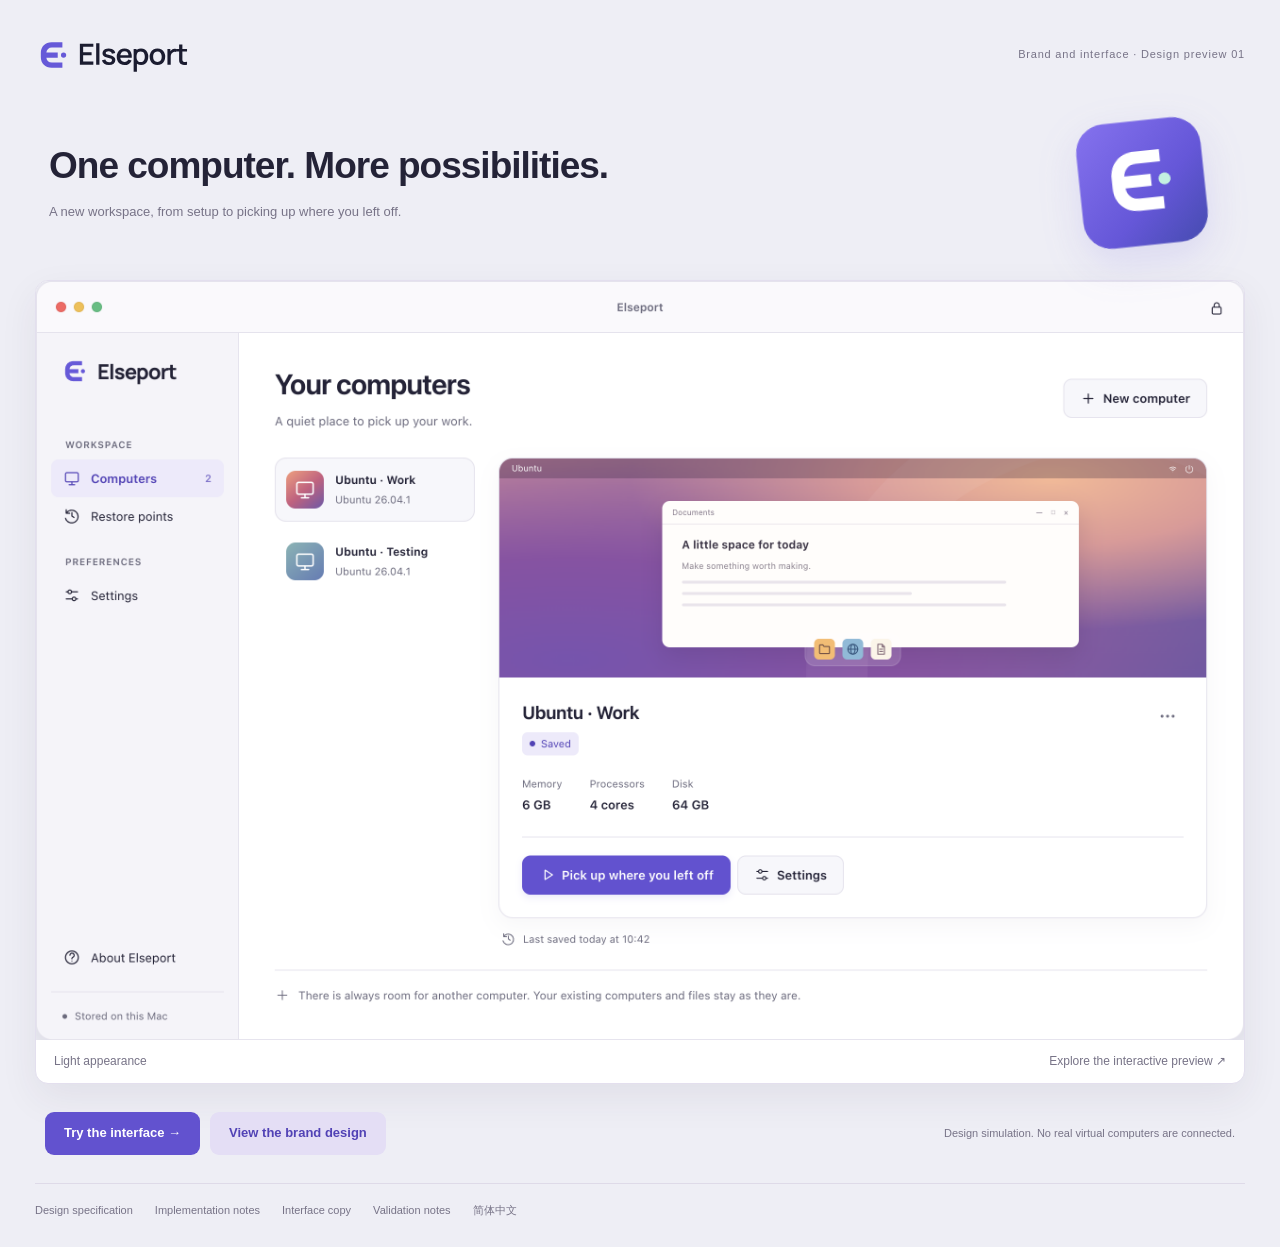
<file: doc/design/index.html>
<!doctype html>
<!-- $Id$ -->
<!-- Elseport: local interface preview. -->
<html lang="en">
<head>
    <meta charset="utf-8">
    <meta name="viewport" content="width=device-width, initial-scale=1">
    <title>Elseport · Interface preview</title>
    <link rel="icon" href="prototype/assets/mark.svg" type="image/svg+xml">
    <style>
        @font-face{font-family:Manrope;src:url(prototype/assets/Manrope.ttf);font-weight:200 800}
        *{box-sizing:border-box}body{margin:0;background:#eeeef5;color:#242337;font:14px/1.6 -apple-system,BlinkMacSystemFont,sans-serif}a{text-decoration:none;color:inherit}
        .wrap{max-width:1340px;margin:auto;padding:34px 35px 28px}header{display:flex;align-items:center;justify-content:space-between;font-size:11px;color:#777387;letter-spacing:.8px}header img{width:155px;height:auto}
        .hero{display:flex;align-items:center;justify-content:space-between;margin:43px 14px 33px}.hero h1{font-size:37px;letter-spacing:-1px;line-height:1.25;margin:0 0 12px}.hero p{color:#777387;margin:0;font-size:13px}.hero img{width:128px;height:128px;filter:drop-shadow(0 15px 20px #6659d826);transform:rotate(-6deg);margin-right:25px}
        .screens{display:block}.screen{display:block;border-radius:13px;overflow:hidden;background:white;box-shadow:0 14px 38px #36304d12;border:1px solid #e3dfee}.screen img{display:block;width:100%;height:auto}.label{padding:12px 18px;font-size:12px;color:#777387;display:flex;justify-content:space-between}
        .actions{display:flex;justify-content:space-between;align-items:center;margin:28px 10px 0;gap:24px}.buttons{display:flex;gap:10px;flex-wrap:wrap}.button{padding:11px 19px;border-radius:9px;background:#6252cf;color:#fff;font-size:13px;font-weight:600;display:inline-block}.button.secondary{color:#5142b5;background:#e4def5}.note{font-size:11px;color:#777387;text-align:right}.specs{margin-top:28px;padding-top:18px;border-top:1px solid #dedae8;display:flex;gap:22px;font-size:11px;color:#777387}.specs a:hover{text-decoration:underline}a:focus-visible{outline:3px solid #9b8de8;outline-offset:4px}
        @media(max-width:850px){.wrap{padding:25px}.hero{margin:32px 0}.hero h1{font-size:28px}.hero img{width:95px;height:95px;margin:0}.actions{align-items:flex-start;flex-direction:column}.note{text-align:left}.specs{flex-wrap:wrap}}
    </style>
</head>
<body>
    <main class="wrap">
        <header><img src="prototype/assets/logo-light.svg" alt="Elseport"><span data-copy="eyebrow">Brand and interface · Design preview 01</span></header>
        <section class="hero"><div><h1 data-copy="title">One computer. More possibilities.</h1><p data-copy="intro">A new workspace, from setup to picking up where you left off.</p></div><img src="prototype/assets/app-icon.svg" alt="Elseport app icon" id="app-icon"></section>
        <section class="screens" aria-label="Light interface preview" id="screens">
            <a class="screen" href="prototype/?lang=en&theme=light" id="screen-link"><img src="previews/readme-light-en.png" alt="Elseport in English, light appearance" id="screen-image" width="2560" height="1608"><div class="label"><span data-copy="appearance">Light appearance</span><span data-copy="open">Explore the interactive preview ↗</span></div></a>
        </section>
        <section class="actions"><div class="buttons"><a class="button" href="prototype/?lang=en&theme=light" id="prototype-link" data-copy="try">Try the interface →</a><a class="button secondary" href="brand.html" data-copy="brand">View the brand design</a></div><p class="note" data-copy="note">Design simulation. No real virtual computers are connected.</p></section>
        <footer class="specs"><a href="DESIGN.md" data-copy="spec">Design specification</a><a href="IMPLEMENTATION-DECISION.md" data-copy="implementation">Implementation notes</a><a href="COPY.md" data-copy="copy">Interface copy</a><a href="VALIDATION.md" data-copy="validation">Validation notes</a><a href="?lang=zh" id="language-link" lang="zh-CN">简体中文</a></footer>
    </main>
    <script src="preview.js"></script>
</body>
</html>
</file>
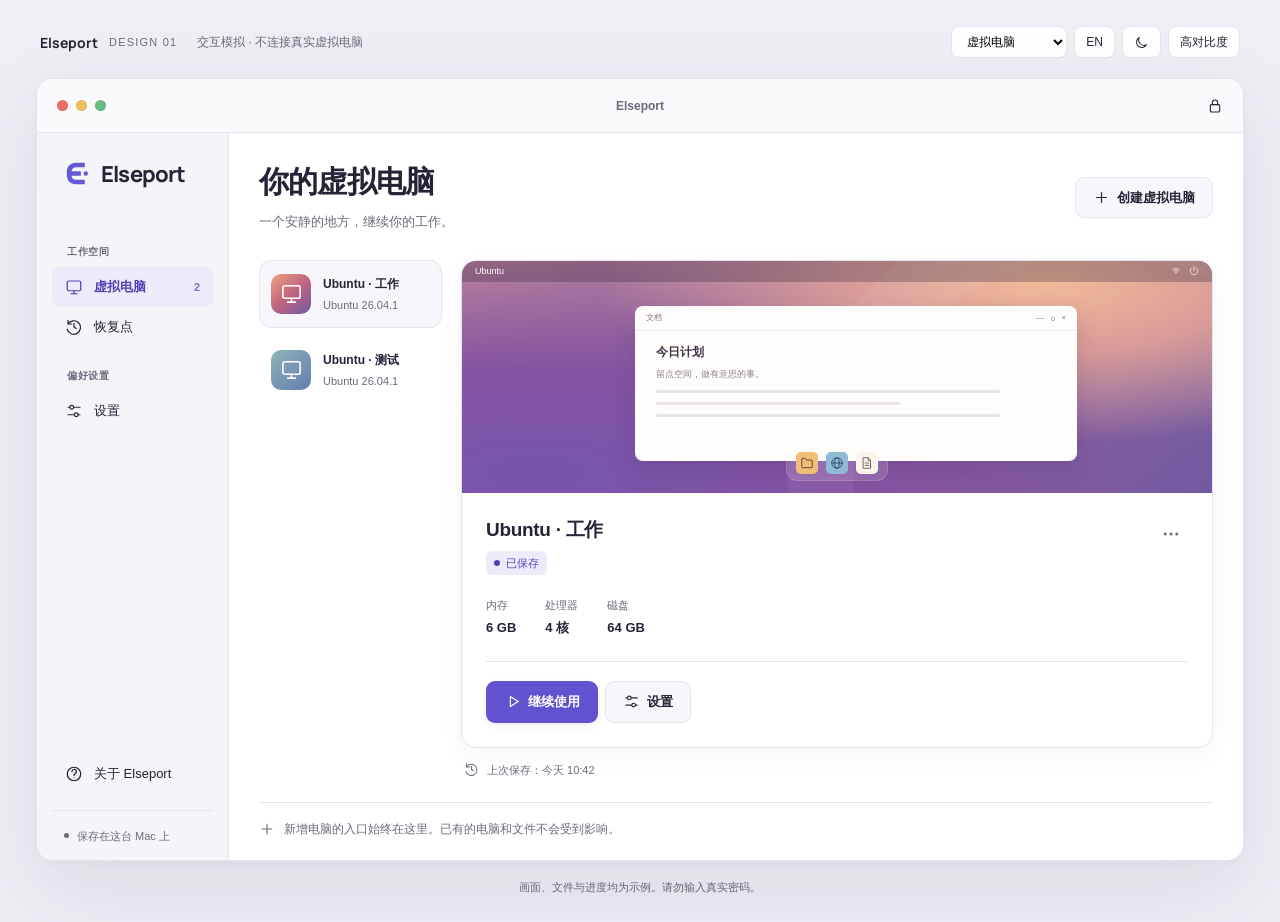
<file: doc/design/prototype/index.html>
<!doctype html>
<!-- $Id$ -->
<!-- Elseport: local, simulated interface prototype. -->
<html lang="zh-CN" data-theme="light">
<head>
    <meta charset="utf-8">
    <meta name="viewport" content="width=device-width, initial-scale=1">
    <meta name="color-scheme" content="light dark">
    <meta name="description" content="Elseport interface design prototype, using simulated Linux workspaces.">
    <title>Elseport · 设计原型</title>
    <link rel="icon" href="assets/mark.svg" type="image/svg+xml">
    <link rel="stylesheet" href="style.css">
</head>
<body>
    <div class="review-bar" aria-label="原型预览选项">
        <a class="review-brand" href="../brand.html">Elseport <span>Design 01</span></a>
        <span class="review-note" id="review-note">交互模拟 · 不连接真实虚拟电脑</span>
        <div class="review-controls">
            <label for="review-screen" class="sr-only">预览画面</label>
            <select id="review-screen"></select>
            <button id="review-language" type="button" aria-label="Switch language">EN</button>
            <button id="review-theme" type="button" aria-label="切换深色外观"></button>
            <button id="review-contrast" type="button" aria-pressed="false">高对比度</button>
        </div>
    </div>
    <main id="prototype" class="app-window" aria-label="Elseport" tabindex="-1"></main>
    <p id="review-caption" class="review-caption">画面、文件与进度均为示例。可切换主题、语言和预览画面。</p>
    <div id="announcer" class="sr-only" aria-live="polite"></div>
    <script src="app.js"></script>
</body>
</html>
</file>
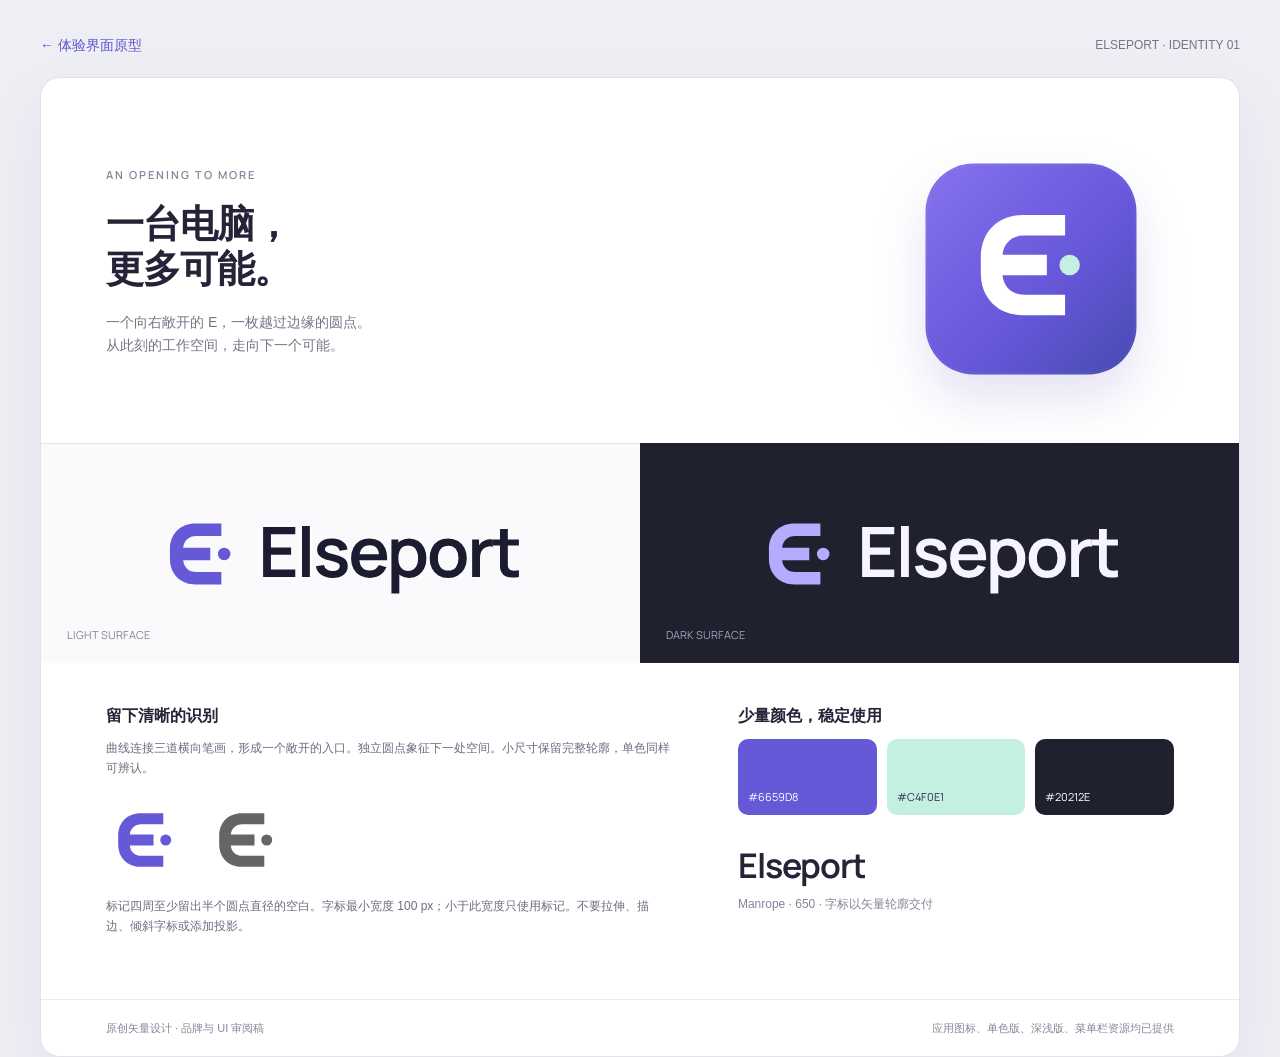
<file: doc/design/brand.html>
<!doctype html>
<!-- $Id$ -->
<!-- Elseport: original identity and usage preview. -->
<html lang="zh-CN">
<head>
    <meta charset="utf-8">
    <meta name="viewport" content="width=device-width, initial-scale=1">
    <title>Elseport · 品牌设计</title>
    <link rel="icon" href="prototype/assets/mark.svg" type="image/svg+xml">
    <style>
        @font-face{font-family:Manrope;src:url(prototype/assets/Manrope.ttf);font-weight:200 800}
        *{box-sizing:border-box}body{margin:0;background:#eeeef5;color:#242337;font:14px/1.65 -apple-system,BlinkMacSystemFont,sans-serif}
        a{color:#6252cf;text-decoration:none}header{max-width:1200px;margin:34px auto 20px;display:flex;justify-content:space-between;align-items:center}header span{color:#777387;font-size:12px}
        main{max-width:1200px;margin:auto;background:white;border:1px solid #e4e1ed;border-radius:20px;overflow:hidden;box-shadow:0 25px 70px #3430520d}
        .hero{padding:65px 65px 48px;display:flex;align-items:center;justify-content:space-between;gap:70px;min-height:365px}.hero h1{font-size:38px;line-height:1.2;letter-spacing:-1px;margin:18px 0}.eyebrow{font:600 11px/1.5 Manrope,sans-serif;letter-spacing:2px;color:#8a8199}.hero p{color:#777387;max-width:380px}.hero>img{width:216px;height:216px;margin-right:35px;filter:drop-shadow(0 25px 25px #5345b528)}
        .logo-pair{display:grid;grid-template-columns:1fr 1fr}.logo-tile{height:220px;display:grid;place-items:center;position:relative;border-top:1px solid #e5e2ed;background:#faf9fc}.logo-tile.dark{background:#20212e;border-top-color:#20212e}.logo-tile img{width:65%;max-width:370px}.tile-label{position:absolute;bottom:20px;left:26px;color:#898297;font:11px/1.5 Manrope,sans-serif}.dark .tile-label{color:#a6a0b8}
        .details{display:grid;grid-template-columns:1.3fr 1fr;gap:65px;padding:40px 65px}.details h2{font-size:16px;margin:0 0 10px}.details p{font-size:12px;color:#716a80;margin:0 0 22px}.swatches{display:flex;gap:10px;margin:0 0 27px}.swatch{flex:1;height:76px;border-radius:10px;display:flex;align-items:flex-end;padding:10px;color:white;font:11px/1.5 Manrope,sans-serif}.swatch:nth-child(2){color:#35285c}.type{font:650 34px/1.4 Manrope,sans-serif;letter-spacing:-1px}.type small{font:12px/1.5 -apple-system,sans-serif;letter-spacing:0;display:block;color:#8a8199;margin-top:5px}.geometry{display:flex;align-items:center;gap:23px}.geometry img{width:78px;height:78px}.mono{filter:grayscale(1)}footer{border-top:1px solid #eeeaf4;padding:19px 65px;color:#8b8499;display:flex;justify-content:space-between;font-size:11px}
        @media(max-width:800px){header{margin:22px}.hero{padding:32px;gap:24px}.hero>img{width:130px;height:130px;margin:0}.hero h1{font-size:28px}.details{padding:32px;gap:25px}.logo-tile{height:170px}footer{padding:18px 30px}}
        @media(max-width:540px){.hero{flex-direction:column-reverse;align-items:flex-start}.logo-pair,.details{grid-template-columns:1fr}.logo-tile{height:180px}.details{gap:20px}footer{gap:20px}}
    </style>
</head>
<body>
    <header><a href="prototype/">← 体验界面原型</a><span>ELSEPORT · IDENTITY 01</span></header>
    <main>
        <section class="hero"><div><div class="eyebrow">AN OPENING TO MORE</div><h1>一台电脑，<br>更多可能。</h1><p>一个向右敞开的 E，一枚越过边缘的圆点。<br>从此刻的工作空间，走向下一个可能。</p></div><img src="prototype/assets/app-icon.svg" alt="Elseport 应用图标"></section>
        <div class="logo-pair"><div class="logo-tile"><img src="prototype/assets/logo-light.svg" alt="Elseport 浅色背景标志"><span class="tile-label">LIGHT SURFACE</span></div><div class="logo-tile dark"><img src="prototype/assets/logo-dark.svg" alt="Elseport 深色背景标志"><span class="tile-label">DARK SURFACE</span></div></div>
        <section class="details"><div><h2>留下清晰的识别</h2><p>曲线连接三道横向笔画，形成一个敞开的入口。独立圆点象征下一处空间。小尺寸保留完整轮廓，单色同样可辨认。</p><div class="geometry"><img src="prototype/assets/mark.svg" alt="单独标记"><img class="mono" src="prototype/assets/mark.svg" alt="单色识别预览"></div><p style="margin-top:18px">标记四周至少留出半个圆点直径的空白。字标最小宽度 100 px；小于此宽度只使用标记。不要拉伸、描边、倾斜字标或添加投影。</p></div><div><h2>少量颜色，稳定使用</h2><div class="swatches"><div class="swatch" style="background:#6659d8">#6659D8</div><div class="swatch" style="background:#c4f0e1">#C4F0E1</div><div class="swatch" style="background:#20212e">#20212E</div></div><div class="type">Elseport<small>Manrope · 650 · 字标以矢量轮廓交付</small></div></div></section>
        <footer><span>原创矢量设计 · 品牌与 UI 审阅稿</span><span>应用图标、单色版、深浅版、菜单栏资源均已提供</span></footer>
    </main>
</body>
</html>
</file>
<file: doc/design/prototype/style.css>
/* $Id$ */
/* Elseport: design tokens, native-scale components and responsive preview. */
@font-face {
    font-family: "Manrope";
    src: url("assets/Manrope.ttf") format("truetype");
    font-weight: 200 800;
    font-display: swap;
}
:root {
    --canvas: #eeeef5;
    --surface: #ffffff;
    --surface-subtle: #f7f7fb;
    --sidebar: #f5f4f9;
    --toolbar: #faf9fc;
    --ink: #242337;
    --muted: #6b6a7d;
    --line: #e5e3ed;
    --accent: #6252cf;
    --accent-hover: #5141b9;
    --accent-soft: #edeafa;
    --accent-ink: #5142b5;
    --green: #27805f;
    --green-soft: #e9f5ef;
    --amber: #97601b;
    --amber-soft: #fff3df;
    --red: #be4051;
    --red-soft: #fceef0;
    --shadow: 0 32px 90px #3230511a, 0 2px 8px #32305108;
    --small-shadow: 0 8px 24px #3730500b;
    --focus: #9b8de8;
    color-scheme: light;
}
:root[data-theme="dark"] {
    --canvas: #12131b;
    --surface: #20212e;
    --surface-subtle: #262735;
    --sidebar: #1b1c28;
    --toolbar: #232431;
    --ink: #f1f0f8;
    --muted: #aaa8bd;
    --line: #383848;
    --accent: #aa99ff;
    --accent-hover: #baacff;
    --accent-soft: #37304e;
    --accent-ink: #ccbdff;
    --green: #87d5af;
    --green-soft: #263e35;
    --amber: #ecc17a;
    --amber-soft: #413628;
    --red: #f697a4;
    --red-soft: #442b36;
    --shadow: 0 32px 90px #00000055, 0 2px 8px #00000033;
    --small-shadow: 0 8px 24px #00000015;
    --focus: #c4b7ff;
    color-scheme: dark;
}
* { box-sizing: border-box; }
body {
    margin: 0;
    background: var(--canvas);
    color: var(--ink);
    font: 14px/1.5 -apple-system, BlinkMacSystemFont, "Segoe UI", "Noto Sans", sans-serif;
    -webkit-font-smoothing: antialiased;
}
button, input, select { font: inherit; }
button, a, input, select { -webkit-tap-highlight-color: transparent; }
button, select { cursor: pointer; }
button { color: inherit; }
button:focus-visible, a:focus-visible, input:focus-visible, select:focus-visible, summary:focus-visible {
    outline: 3px solid var(--focus);
    outline-offset: 3px;
}
button { border: 0; }
a { color: var(--accent-ink); text-decoration: none; }
a:hover { text-decoration: underline; }
h1, h2, h3, p { margin: 0; }
h1 { font-size: 30px; font-weight: 650; line-height: 1.25; letter-spacing: -.8px; }
h2 { font-size: 19px; font-weight: 650; line-height: 1.35; letter-spacing: -.3px; }
h3 { font-size: 14px; font-weight: 650; }
h1[tabindex="-1"]:focus { outline: none; }
.muted { color: var(--muted); }
.small { font-size: 12px; }
.sr-only { position: absolute; width: 1px; height: 1px; padding: 0; margin: -1px; overflow: hidden; clip: rect(0, 0, 0, 0); white-space: nowrap; border: 0; }
.icon { display: inline-block; width: 20px; height: 20px; flex: 0 0 auto; fill: none; stroke: currentColor; stroke-width: 1.65; stroke-linecap: round; stroke-linejoin: round; vertical-align: middle; }
.review-bar { max-width: 1280px; margin: 26px auto 20px; padding: 0 4px; display: flex; align-items: center; gap: 20px; }
.review-brand { display: flex; align-items: center; gap: 11px; color: var(--ink); font-family: Manrope, sans-serif; font-weight: 700; }
.review-brand span { color: var(--muted); font: 11px/1.5 -apple-system, sans-serif; text-transform: uppercase; letter-spacing: 1.2px; }
.review-note { color: var(--muted); font-size: 12px; }
.review-controls { margin-left: auto; display: flex; align-items: center; gap: 7px; }
.review-controls button, .review-controls select { background: var(--surface); border: 1px solid var(--line); border-radius: 8px; height: 32px; padding: 0 11px; font-size: 12px; }
.review-controls button[aria-pressed="true"] { background: var(--accent-soft); color: var(--accent-ink); }
.review-controls .icon { width: 15px; height: 15px; }
.review-caption { margin: 18px auto 26px; text-align: center; font-size: 11px; color: var(--muted); }
.app-window { width: calc(100% - 72px); max-width: 1280px; height: 804px; margin: 0 auto; border: 1px solid var(--line); border-radius: 17px; background: var(--surface); overflow: hidden; box-shadow: var(--shadow); position: relative; }
.titlebar { height: 54px; display: flex; align-items: center; justify-content: space-between; padding: 0 20px; background: var(--toolbar); border-bottom: 1px solid var(--line); user-select: none; }
.traffic { display: flex; gap: 8px; width: 90px; }
.traffic i { width: 11px; height: 11px; border-radius: 50%; background: #ec6b65; border: 1px solid #0000000c; }
.traffic i:nth-child(2) { background: #edc05a; }
.traffic i:nth-child(3) { background: #68bd83; }
.window-title { font-size: 12px; font-weight: 600; color: var(--muted); }
.title-end { width: 90px; text-align: right; }
.title-end .icon { width: 16px; height: 16px; }
.app-body { display: flex; height: calc(100% - 54px); }
.sidebar { flex: 0 0 214px; background: var(--sidebar); border-right: 1px solid var(--line); display: flex; flex-direction: column; padding: 25px 15px 16px; }
.brand-lockup { display: flex; align-items: center; gap: 8px; margin: 0 10px 34px; font: 750 22px/1 Manrope, sans-serif; letter-spacing: -.8px; }
.brand-lockup img { width: 31px; height: 31px; }
.nav-label { color: var(--muted); font-size: 10px; font-weight: 600; letter-spacing: .7px; padding: 0 15px; margin: 21px 0 8px; }
.nav-item { width: 100%; min-height: 40px; padding: 10px 13px; display: flex; align-items: center; gap: 11px; background: transparent; border-radius: 8px; text-align: left; font-size: 13px; }
.nav-item:hover { background: var(--surface); }
.nav-item.active { color: var(--accent-ink); background: var(--accent-soft); font-weight: 600; }
.nav-item .icon { width: 18px; height: 18px; }
.nav-count { margin-left: auto; font-size: 11px; opacity: .7; }
.sidebar-bottom { margin-top: auto; }
.sidebar-foot { border-top: 1px solid var(--line); padding: 17px 12px 0; margin-top: 16px; display: flex; align-items: center; gap: 8px; font-size: 11px; color: var(--muted); }
.sidebar-foot .dot { width: 5px; height: 5px; }
.main { flex: 1; min-width: 0; overflow: auto; padding: 35px 38px; }
.page-head { display: flex; align-items: center; gap: 20px; margin-bottom: 28px; }
.page-head > div:first-child { flex: 1; min-width: 0; }
.eyebrow { color: var(--muted); font-size: 11px; font-weight: 600; letter-spacing: 1px; margin-bottom: 8px; }
.subheading { color: var(--muted); margin-top: 10px; font-size: 13px; line-height: 1.65; }
.button { display: inline-flex; align-items: center; justify-content: center; gap: 7px; padding: 10px 17px; min-height: 39px; border-radius: 9px; background: var(--surface-subtle); border: 1px solid var(--line); font-size: 13px; font-weight: 600; white-space: nowrap; text-decoration: none; }
.button:hover { filter: brightness(.97); text-decoration: none; }
.button.primary { background: var(--accent); color: #ffffff; border-color: transparent; box-shadow: 0 3px 7px #6252cf1c; }
:root[data-theme="dark"] .button.primary { color: #201633; }
.button.primary:hover { background: var(--accent-hover); }
.button.quiet { border-color: transparent; background: transparent; color: var(--muted); }
.button.danger { color: var(--red); background: var(--red-soft); border-color: transparent; }
.button:disabled { opacity: .5; cursor: not-allowed; }
.button .icon { width: 17px; height: 17px; }
.icon-button { display: inline-flex; align-items: center; justify-content: center; width: 34px; height: 34px; border-radius: 8px; color: var(--muted); background: transparent; }
.icon-button:hover { background: var(--accent-soft); color: var(--accent-ink); }
.tag { display: inline-flex; align-items: center; gap: 6px; border-radius: 6px; padding: 4px 8px; background: var(--surface-subtle); font-size: 11px; color: var(--muted); white-space: nowrap; }
.tag.success { background: var(--green-soft); color: var(--green); }
.tag.saved { background: var(--accent-soft); color: var(--accent-ink); }
.dot { display: inline-block; width: 6px; height: 6px; border-radius: 50%; background: currentColor; }
.library-layout { display: grid; grid-template-columns: 212px minmax(0, 1fr); gap: 25px; }
.computer-list { display: flex; flex-direction: column; gap: 8px; }
.computer-tile { display: flex; text-align: left; gap: 12px; align-items: center; background: transparent; border: 1px solid transparent; border-radius: 12px; padding: 13px 11px; }
.computer-tile.selected { border-color: var(--line); background: var(--surface-subtle); }
.computer-tile:hover { background: var(--surface-subtle); }
.computer-tile strong { display: block; font-size: 12px; font-weight: 650; margin-bottom: 4px; }
.computer-tile span { display: block; color: var(--muted); font-size: 11px; }
.workspace-icon { width: 40px; height: 40px; border-radius: 10px; background: linear-gradient(140deg, #eea080, #bf637f 52%, #6d59a7); display: grid; place-items: center; color: #fff; flex-shrink: 0; }
.workspace-icon.secondary { background: linear-gradient(140deg, #8cb4b5, #667cb3); }
.workspace-icon .icon { width: 23px; height: 23px; }
.details-card { overflow: hidden; border: 1px solid var(--line); border-radius: 15px; box-shadow: var(--small-shadow); }
.desktop-scene { position: relative; height: 232px; overflow: hidden; background: #a07394; background: radial-gradient(ellipse at 78% 9%, #f1ba98 0, #d89b99 24%, transparent 54%), radial-gradient(ellipse at 10% 92%, #7655ad 0, #8653a2 35%, transparent 70%), linear-gradient(140deg, #b9809c, #7159a1); }
.desktop-scene::before { content: ""; position: absolute; width: 480px; height: 480px; right: -190px; top: -70px; border: 65px solid #ffffff0e; border-radius: 48%; transform: rotate(-24deg); }
.scene-top { position: absolute; left: 0; right: 0; top: 0; height: 21px; background: #281c3645; display: flex; align-items: center; justify-content: space-between; padding: 0 13px; font-size: 9px; color: #fff; }
.scene-top .icon { width: 10px; height: 10px; margin-left: 5px; }
.scene-note { position: absolute; width: 59%; height: 155px; left: 23%; top: 45px; border-radius: 8px; background: #fffdfb; color: #514459; box-shadow: 0 10px 25px #35234c28; padding: 0 21px 17px; }
.scene-note-bar { height: 25px; margin: 0 -21px 12px; border-bottom: 1px solid #eee9ee; display: flex; align-items: center; justify-content: space-between; padding: 0 11px; font-size: 8px; color: #7f7385; }
.scene-note h3 { font-size: 12px; margin-bottom: 7px; color: #3a3344; }
.scene-note p { font-size: 9px; color: #89808d; }
.note-line { height: 3px; margin-top: 9px; background: #e9e4eb; border-radius: 2px; width: 86%; }
.note-line.short { width: 61%; }
.scene-dock { position: absolute; bottom: 12px; left: 50%; transform: translateX(-50%); display: flex; gap: 8px; background: #ffffff24; padding: 6px 9px; border: 1px solid #ffffff21; border-radius: 11px; }
.scene-dock i { display: flex; align-items: center; justify-content: center; width: 22px; height: 22px; border-radius: 5px; background: #f2bd75; color: #60423e; }
.scene-dock i:nth-child(2) { background: #91bad7; color: #314e75; }
.scene-dock i:nth-child(3) { background: #fbf5e9; color: #785e6e; }
.scene-dock .icon { width: 14px; height: 14px; }
.scene-overlay { position: absolute; inset: 21px 0 0; display: grid; place-items: center; background: #1e143b34; backdrop-filter: blur(3px); }
.scene-overlay span { display: flex; align-items: center; gap: 9px; color: #fff; background: #382b585c; padding: 10px 17px; border-radius: 9px; font-size: 12px; }
.details-main { padding: 24px; }
.details-title { display: flex; justify-content: space-between; align-items: flex-start; gap: 14px; margin-bottom: 22px; }
.details-title h2 { margin-bottom: 8px; }
.stats { display: flex; gap: 29px; margin-bottom: 24px; }
.stat-label { color: var(--muted); font-size: 11px; margin-bottom: 4px; }
.stat-value { font-size: 13px; font-weight: 600; }
.details-actions { display: flex; gap: 7px; border-top: 1px solid var(--line); padding-top: 19px; }
.last-saved { display: flex; gap: 8px; align-items: center; margin: 14px 3px 0; color: var(--muted); font-size: 11px; }
.last-saved .icon { width: 15px; height: 15px; }
.help-strip { border-top: 1px solid var(--line); margin-top: 24px; padding-top: 17px; color: var(--muted); font-size: 12px; display: flex; align-items: center; gap: 9px; }
.help-strip .icon { width: 16px; height: 16px; }
.welcome { padding: 72px 70px; display: grid; grid-template-columns: 1fr 1fr; align-items: center; gap: 90px; height: 100%; }
.welcome-art { position: relative; height: 440px; display: grid; place-items: center; background: radial-gradient(ellipse, var(--accent-soft), transparent 68%); }
.portal-orbit { position: absolute; width: 330px; height: 330px; border: 1px solid var(--line); border-radius: 50%; }
.portal-orbit.outer { width: 425px; height: 425px; opacity: .5; }
.hero-app-icon { width: 212px; height: 212px; transform: rotate(-8deg); filter: drop-shadow(0 30px 25px #56489824); }
.welcome-art .mini-bubble { position: absolute; border: 1px solid var(--line); background: var(--surface); box-shadow: var(--small-shadow); width: 55px; height: 55px; display: grid; place-items: center; border-radius: 15px; color: var(--accent-ink); }
.mini-bubble.one { top: 43px; right: 24px; transform: rotate(10deg); }
.mini-bubble.two { bottom: 58px; left: 8px; transform: rotate(-8deg); }
.welcome-copy .brand-lockup { margin: 0 0 33px; font-size: 25px; }
.welcome-copy h1 { font-size: 38px; line-height: 1.3; letter-spacing: -1.1px; }
.welcome-copy .subheading { font-size: 14px; max-width: 360px; margin: 18px 0 25px; }
.welcome-list { display: flex; flex-direction: column; gap: 14px; margin-bottom: 33px; font-size: 12px; color: var(--muted); }
.welcome-list div { display: flex; align-items: center; gap: 10px; }
.welcome-list .icon { color: var(--accent-ink); width: 17px; height: 17px; }
.welcome-copy .button { padding: 13px 24px; }
.welcome-secondary { display: block; font-size: 12px; color: var(--muted); margin-top: 15px; }
.form-layout { display: grid; grid-template-columns: minmax(0, 1fr) 230px; gap: 35px; }
.os-choice { display: flex; align-items: center; gap: 15px; padding: 17px; border: 1.5px solid var(--accent); background: var(--accent-soft); border-radius: 12px; margin-bottom: 26px; }
.os-choice h3 { margin-bottom: 3px; }
.os-choice p { font-size: 11px; color: var(--muted); }
.choice-tick { margin-left: auto; color: var(--accent-ink); }
.field { margin-bottom: 20px; }
.field label, .field legend { display: block; font-size: 12px; font-weight: 600; margin-bottom: 7px; }
.text-input { width: 100%; height: 39px; background: var(--surface); color: var(--ink); border: 1px solid var(--line); border-radius: 8px; padding: 0 11px; }
.field-help { color: var(--muted); font-size: 11px; margin-top: 6px; }
.form-row { display: grid; grid-template-columns: 1fr 1fr; gap: 15px; }
.setup-summary { border: 1px solid var(--line); border-radius: 12px; padding: 21px; background: var(--surface-subtle); align-self: start; }
.setup-summary h3 { margin-bottom: 21px; }
.summary-row { display: flex; justify-content: space-between; font-size: 12px; margin: 13px 0; }
.summary-row span { color: var(--muted); }
.summary-note { border-top: 1px solid var(--line); margin-top: 18px; padding-top: 15px; color: var(--muted); font-size: 11px; line-height: 1.7; }
.form-footer { margin-top: 25px; padding-top: 22px; border-top: 1px solid var(--line); display: flex; align-items: center; justify-content: space-between; gap: 16px; }
.form-footer .small { max-width: 265px; }
details { font-size: 12px; }
summary { cursor: pointer; color: var(--muted); padding: 8px 0; }
.advanced-body { padding: 13px; border: 1px solid var(--line); border-radius: 9px; margin-top: 6px; background: var(--surface-subtle); }
.progress-page { max-width: 630px; margin: 45px auto 0; text-align: center; }
.progress-symbol { width: 89px; height: 89px; margin: 0 auto 24px; border-radius: 23px; background: var(--accent-soft); color: var(--accent-ink); display: grid; place-items: center; position: relative; }
.progress-symbol > .icon { width: 38px; height: 38px; stroke-width: 1.3; }
.progress-page h1 { font-size: 26px; }
.progress-page .subheading { max-width: 490px; margin: 13px auto 29px; }
.progress-card { text-align: left; border: 1px solid var(--line); border-radius: 14px; padding: 25px; }
.progress-label { display: flex; justify-content: space-between; font-size: 13px; font-weight: 600; margin-bottom: 12px; }
.progress-track { height: 6px; border-radius: 5px; background: var(--accent-soft); overflow: hidden; }
.progress-track span { display: block; background: var(--accent); height: 100%; border-radius: inherit; }
.progress-detail { display: flex; justify-content: space-between; color: var(--muted); font-size: 11px; margin: 11px 0 23px; }
.steps { display: grid; grid-template-columns: repeat(4, 1fr); border-top: 1px solid var(--line); padding-top: 19px; gap: 12px; }
.step { display: flex; gap: 7px; font-size: 11px; align-items: center; color: var(--muted); }
.step-index { border: 1px solid var(--line); border-radius: 50%; width: 20px; height: 20px; display: grid; place-items: center; font-size: 9px; }
.step-index .icon { width: 11px; height: 11px; }
.step.done { color: var(--green); }
.step.done .step-index { border-color: transparent; background: var(--green-soft); }
.step.current { color: var(--accent-ink); font-weight: 600; }
.step.current .step-index { border-color: transparent; background: var(--accent-soft); }
.progress-actions { margin-top: 27px; display: flex; justify-content: center; gap: 8px; }
.progress-hint { font-size: 11px; color: var(--muted); margin-top: 18px; }
.failure .progress-symbol { background: var(--amber-soft); color: var(--amber); }
.success-page .progress-symbol { background: var(--green-soft); color: var(--green); }
.notice { display: flex; gap: 12px; padding: 17px; border: 1px solid var(--line); border-radius: 11px; text-align: left; margin: 23px 0; background: var(--surface-subtle); }
.notice .icon { margin-top: 1px; color: var(--amber); }
.notice p { color: var(--muted); font-size: 12px; margin-top: 5px; line-height: 1.65; }
.settings { max-width: 700px; }
.tabs { display: flex; gap: 25px; border-bottom: 1px solid var(--line); margin-bottom: 24px; }
.tabs button { background: transparent; color: var(--muted); padding: 0 0 13px; font-size: 12px; }
.tabs button.selected { color: var(--accent-ink); border-bottom: 2px solid var(--accent); font-weight: 650; }
.settings-section { border: 1px solid var(--line); border-radius: 12px; margin-bottom: 18px; overflow: hidden; }
.section-heading { background: var(--surface-subtle); padding: 13px 19px; font-size: 12px; font-weight: 600; border-bottom: 1px solid var(--line); }
.setting-row { padding: 18px 19px; display: flex; align-items: center; justify-content: space-between; gap: 24px; }
.setting-row + .setting-row { border-top: 1px solid var(--line); }
.setting-name { font-size: 12px; font-weight: 600; }
.setting-description { color: var(--muted); font-size: 11px; margin-top: 4px; max-width: 330px; }
.setting-value { font-family: Manrope, sans-serif; font-weight: 650; white-space: nowrap; }
.slider-group { width: 224px; flex: 0 0 auto; }
.slider-label { display: flex; align-items: center; justify-content: space-between; margin-bottom: 6px; font-size: 11px; }
input[type="range"] { width: 100%; accent-color: var(--accent); }
.switch { position: relative; flex: 0 0 auto; }
.switch input { appearance: none; width: 35px; height: 21px; border: 1px solid var(--line); background: var(--line); border-radius: 14px; margin: 0; cursor: pointer; }
.switch input::after { content: ""; position: absolute; width: 15px; height: 15px; border-radius: 50%; top: 3px; left: 3px; background: var(--surface); box-shadow: 0 1px 3px #0002; transition: transform .15s; }
.switch input:checked { background: var(--accent); border-color: var(--accent); }
.switch input:checked::after { transform: translateX(14px); }
.display-select { max-width: 220px; background: var(--surface); border: 1px solid var(--line); color: var(--ink); border-radius: 7px; height: 35px; padding: 0 11px; font-size: 12px; }
.restore-intro { display: flex; align-items: center; gap: 15px; padding: 19px; background: var(--accent-soft); color: var(--accent-ink); border-radius: 12px; margin-bottom: 28px; }
.restore-intro p { font-size: 12px; margin-top: 3px; }
.timeline { padding-left: 11px; }
.timeline-entry { position: relative; padding: 0 0 27px 30px; border-left: 1px solid var(--line); }
.timeline-entry:last-child { border-color: transparent; }
.timeline-dot { position: absolute; top: 7px; left: -5px; width: 9px; height: 9px; background: var(--surface); border: 2px solid var(--muted); border-radius: 50%; }
.timeline-entry:first-child .timeline-dot { background: var(--accent); border-color: var(--accent); }
.restore-card { border: 1px solid var(--line); border-radius: 11px; padding: 18px 20px; display: flex; align-items: center; gap: 20px; }
.restore-card .restore-copy { flex: 1; }
.restore-card p { font-size: 11px; color: var(--muted); margin-top: 5px; }
.restore-card .button { font-size: 11px; min-height: 33px; padding: 7px 13px; }
.runtime { width: 100%; display: flex; flex-direction: column; padding: 0; }
.runtime-bar { display: flex; align-items: center; gap: 9px; padding: 13px 20px; height: 61px; border-bottom: 1px solid var(--line); }
.runtime-title { flex: 1; font-size: 12px; font-weight: 600; }
.runtime-bar .button { min-height: 33px; padding: 6px 12px; font-size: 11px; }
.runtime .desktop-scene { flex: 1; height: auto; margin: 19px 20px 0; border-radius: 9px; border: 1px solid var(--line); }
.runtime .scene-top { height: 25px; font-size: 10px; }
.runtime .scene-note { height: 270px; top: 19%; width: 49%; left: 31%; border-radius: 10px; padding: 0 34px 20px; }
.runtime .scene-note-bar { height: 34px; font-size: 10px; margin: 0 -34px 26px; padding: 0 15px; }
.runtime .scene-note h3 { font-size: 22px; margin-bottom: 12px; }
.runtime .scene-note p { font-size: 12px; }
.runtime .note-line { height: 5px; margin-top: 17px; }
.runtime .scene-dock { bottom: 18px; padding: 8px 12px; gap: 12px; border-radius: 15px; }
.runtime .scene-dock i { width: 32px; height: 32px; border-radius: 8px; }
.runtime .scene-dock .icon { width: 21px; height: 21px; }
.runtime-foot { display: flex; justify-content: space-between; padding: 13px 23px; color: var(--muted); font-size: 11px; }
.runtime-foot span { display: flex; align-items: center; gap: 7px; }
.runtime-foot .icon { width: 13px; height: 13px; }
.runtime.fullscreen .desktop-scene { margin: 0; border: 0; border-radius: 0; }
.runtime.seamless .desktop-scene { background: var(--surface-subtle); }
.runtime.seamless .desktop-scene::before, .runtime.seamless .scene-top, .runtime.seamless .scene-dock { display: none; }
.runtime.seamless .scene-note { box-shadow: 0 20px 45px #29254318; width: 61%; left: 19%; height: 330px; }
.overlay { position: absolute; inset: 54px 0 0; z-index: 10; background: #1b14334d; backdrop-filter: blur(4px); display: flex; align-items: center; justify-content: center; padding: 25px; }
.dialog { width: 430px; max-width: 100%; background: var(--surface); border: 1px solid var(--line); border-radius: 16px; padding: 28px; box-shadow: 0 24px 60px #15102238; }
.dialog-mark { width: 45px; height: 45px; background: var(--accent-soft); color: var(--accent-ink); display: grid; place-items: center; border-radius: 12px; margin-bottom: 18px; }
.dialog p { color: var(--muted); font-size: 12px; line-height: 1.75; margin-top: 12px; }
.dialog-actions { display: flex; flex-wrap: wrap; justify-content: flex-end; gap: 8px; margin-top: 26px; }
.dialog-extra { margin-top: 16px; padding-top: 14px; border-top: 1px solid var(--line); display: flex; justify-content: space-between; }
.dialog-extra .button { padding: 5px 0; font-size: 11px; }
.about { max-width: 540px; margin: 35px auto 0; text-align: center; }
.about > img { width: 106px; height: 106px; margin-bottom: 20px; }
.about h1 { font: 700 37px/1.2 Manrope, sans-serif; letter-spacing: -1.4px; }
.about .about-version { color: var(--muted); font-size: 11px; margin-top: 9px; }
.about .tagline { font-size: 16px; margin-top: 20px; }
.legal-copy { text-align: left; border-top: 1px solid var(--line); padding-top: 22px; margin-top: 28px; font-size: 12px; color: var(--muted); line-height: 1.8; }
.legal-copy p + p { margin-top: 12px; }
.about-links { display: flex; justify-content: center; gap: 10px; margin-top: 24px; }
.toast { position: absolute; left: 50%; bottom: 28px; transform: translateX(-50%); z-index: 20; background: var(--ink); color: var(--surface); padding: 11px 19px; border-radius: 9px; box-shadow: var(--small-shadow); font-size: 12px; }
:root[data-contrast="high"] { --muted: #444255; --line: #aaa6bf; --accent: #4933b8; --accent-ink: #39239f; }
:root[data-theme="dark"][data-contrast="high"] { --muted: #d4d0e6; --line: #89839f; --accent: #c2b4ff; --accent-ink: #e0d7ff; }
@media (prefers-contrast: more) { :root { --line: #aaa6bf; } :root[data-theme="dark"] { --line: #89839f; } }
@media (prefers-reduced-motion: reduce) { *, *::before, *::after { transition: none !important; animation: none !important; scroll-behavior: auto !important; } }
@media (max-width: 1350px) {
    .review-bar { width: calc(100% - 72px); }
    .app-window { height: min(804px, calc(100vh - 117px)); min-height: 690px; }
    .sidebar { flex-basis: 192px; }
    .main { padding: 30px; }
    .library-layout { grid-template-columns: 183px minmax(0,1fr); gap: 19px; }
    .form-layout { grid-template-columns: minmax(0,1fr) 206px; gap: 25px; }
    .welcome { padding: 55px; gap: 45px; }
    .welcome-art { height: 350px; }
    .portal-orbit { width: 275px; height: 275px; }
    .portal-orbit.outer { width: 350px; height: 350px; }
}
@media (max-width: 1000px) {
    .review-note, .review-brand span { display: none; }
    .sidebar { flex-basis: 170px; padding: 22px 9px; }
    .brand-lockup { font-size: 19px; }
    .main { padding: 25px; }
    .library-layout { grid-template-columns: 1fr; }
    .computer-list { flex-direction: row; }
    .computer-tile { flex: 1; }
    .desktop-scene { height: 205px; }
    .form-layout { grid-template-columns: 1fr; }
    .setup-summary { display: none; }
    .welcome { grid-template-columns: .8fr 1fr; gap: 25px; padding: 35px; }
    .welcome-copy h1 { font-size: 30px; }
    .hero-app-icon { width: 160px; height: 160px; }
    .portal-orbit { width: 230px; height: 230px; }
    .portal-orbit.outer { width: 290px; height: 290px; }
}
@media (max-width: 720px) {
    .review-bar { width: calc(100% - 24px); flex-wrap: wrap; margin: 14px auto; gap: 10px; }
    .review-controls { gap: 5px; }
    .review-controls select { width: 122px; }
    #review-contrast { display: none; }
    .app-window { width: calc(100% - 24px); height: 810px; min-height: 0; border-radius: 12px; }
    .sidebar { flex-basis: 62px; padding: 20px 7px; }
    .sidebar .brand-lockup { margin: 0 7px 26px; }
    .sidebar .brand-lockup span, .sidebar .nav-item span, .sidebar .nav-label, .sidebar-foot { display: none; }
    .nav-item { justify-content: center; padding: 10px; margin: 5px 0; }
    .main { padding: 22px 18px; }
    .page-head { gap: 8px; align-items: flex-start; }
    h1 { font-size: 24px; }
    .page-head .button { padding: 8px; font-size: 11px; }
    .stats { gap: 15px; flex-wrap: wrap; }
    .details-main { padding: 17px; }
    .details-title { flex-direction: column; }
    .details-actions { flex-wrap: wrap; }
    .computer-tile { padding: 9px; }
    .computer-tile .workspace-icon { display: none; }
    .scene-note { left: 13%; width: 76%; }
    .form-row { grid-template-columns: 1fr; gap: 0; }
    .form-footer { flex-wrap: wrap; }
    .progress-page { margin-top: 25px; }
    .steps { grid-template-columns: 1fr 1fr; }
    .welcome { display: flex; flex-direction: column; gap: 10px; padding: 30px; }
    .welcome-art { flex: 0 0 200px; width: 240px; }
    .hero-app-icon { width: 130px; height: 130px; }
    .portal-orbit { width: 190px; height: 190px; }
    .portal-orbit.outer { width: 240px; height: 240px; }
    .welcome-art .mini-bubble { width: 38px; height: 38px; border-radius: 10px; }
    .mini-bubble.one { right: 0; top: 20px; }
    .mini-bubble.two { bottom: 0; }
    .welcome-copy .brand-lockup { margin-bottom: 18px; }
    .welcome-list { gap: 10px; margin-bottom: 20px; }
    .setting-row { flex-wrap: wrap; gap: 13px; }
    .slider-group { width: 100%; }
    .restore-card { flex-wrap: wrap; gap: 10px; }
    .timeline-entry { padding-left: 20px; }
    .runtime-bar { padding: 9px 10px; gap: 2px; flex-wrap: wrap; height: auto; min-height: 64px; }
    .runtime-title { min-width: 100px; }
    .runtime .desktop-scene { margin: 10px 10px 0; }
    .runtime .scene-note { width: 82%; left: 9%; padding: 0 20px 20px; }
    .runtime .scene-note-bar { margin-left: -20px; margin-right: -20px; }
    .runtime-foot { font-size: 10px; gap: 10px; padding: 12px; }
    .runtime-foot span:last-child { display: none; }
    .about { margin-top: 15px; }
}
</file>
